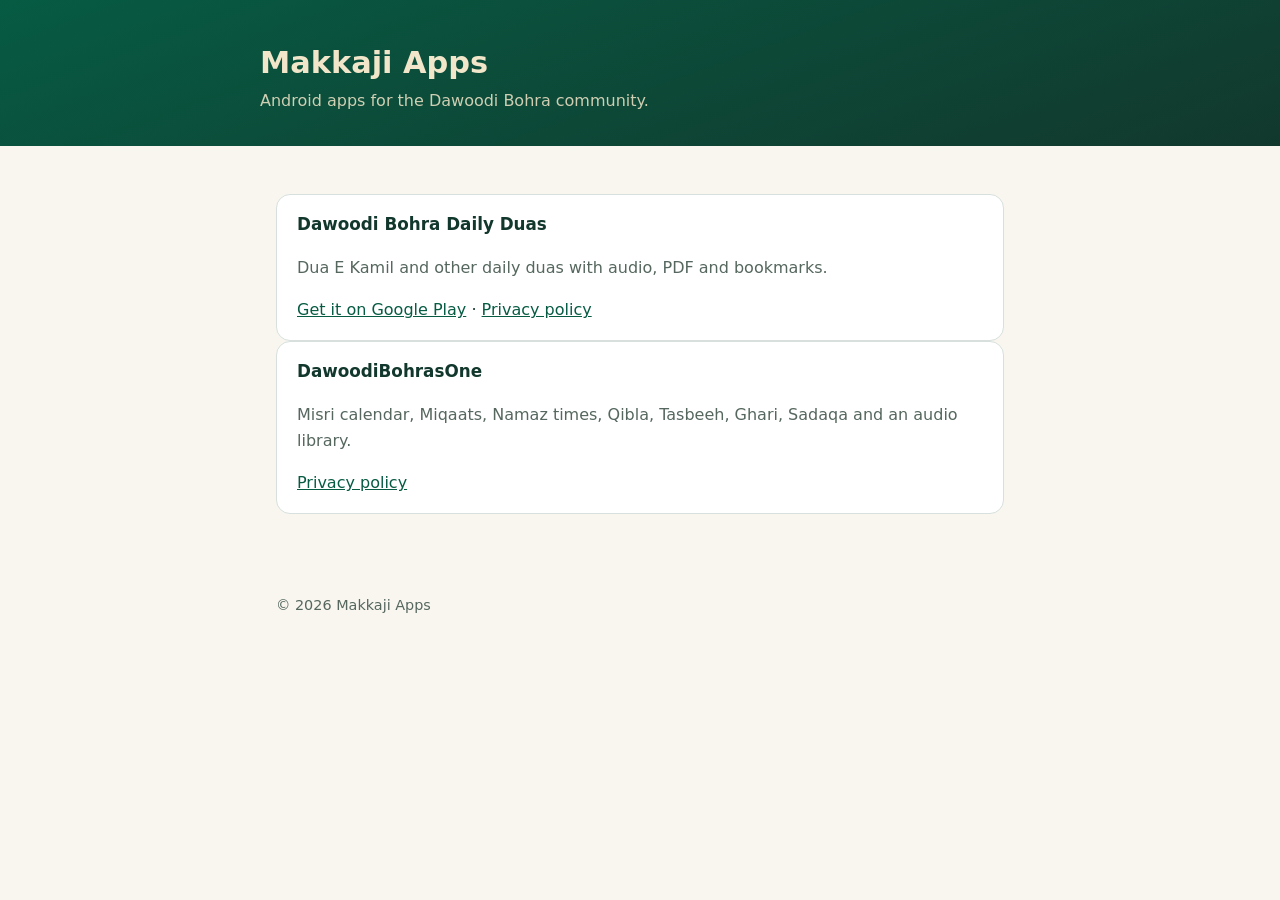
<file: index.html>
<!doctype html>
<html lang="en">
<head>
  <meta charset="utf-8">
  <meta name="viewport" content="width=device-width, initial-scale=1">
  <title>Makkaji Apps</title>
  <meta name="description" content="Android apps for the Dawoodi Bohra community by Makkaji Apps.">
  <link rel="stylesheet" href="assets/style.css">
</head>
<body>
  <header>
    <div class="wrap">
      <h1>Makkaji Apps</h1>
      <p>Android apps for the Dawoodi Bohra community.</p>
    </div>
  </header>

  <main>
    <ul class="apps">
      <li class="card">
        <h3>Dawoodi Bohra Daily Duas</h3>
        <p class="muted">Dua E Kamil and other daily duas with audio, PDF and bookmarks.</p>
        <a href="https://play.google.com/store/apps/details?id=com.makkaji.dua_e_kamil">Get it on Google Play</a>
        · <a href="dua-e-kamil/privacy-policy/">Privacy policy</a>
      </li>
      <li class="card">
        <h3>DawoodiBohrasOne</h3>
        <p class="muted">Misri calendar, Miqaats, Namaz times, Qibla, Tasbeeh, Ghari, Sadaqa and an audio library.</p>
        <a href="dawoodibohrasone/privacy-policy/">Privacy policy</a>
      </li>
    </ul>
  </main>

  <footer>© 2026 Makkaji Apps</footer>
</body>
</html>
</file>
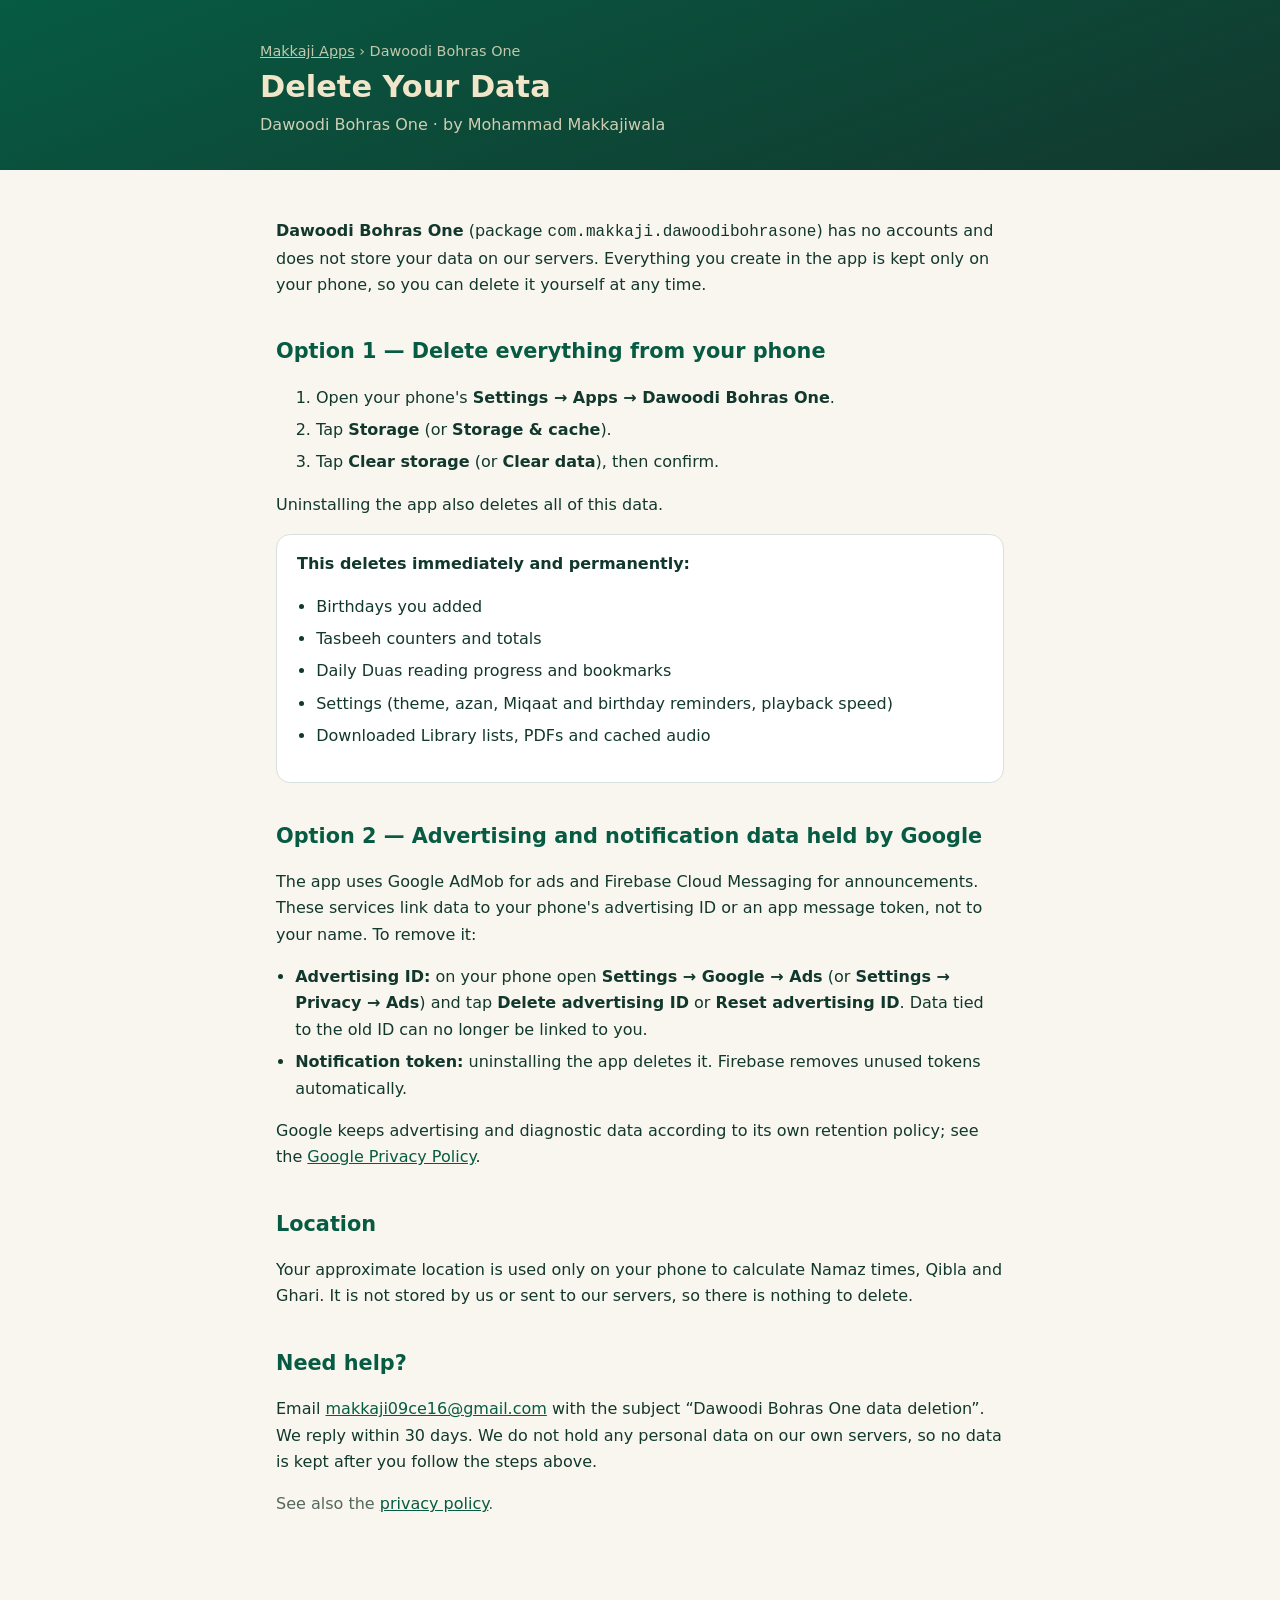
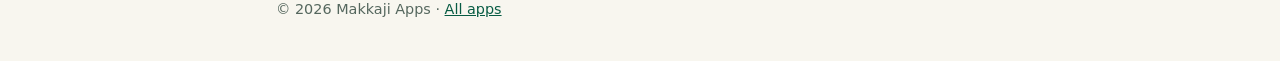
<file: dawoodibohrasone/delete-data/index.html>
<!doctype html>
<html lang="en">
<head>
  <meta charset="utf-8">
  <meta name="viewport" content="width=device-width, initial-scale=1">
  <title>Delete Your Data – Dawoodi Bohras One</title>
  <meta name="description" content="How to delete your data from the Dawoodi Bohras One Android app.">
  <link rel="stylesheet" href="../../assets/style.css">
</head>
<body>
  <header>
    <div class="wrap">
      <div class="crumb"><a href="../../">Makkaji Apps</a> › Dawoodi Bohras One</div>
      <h1>Delete Your Data</h1>
      <p>Dawoodi Bohras One · by Mohammad Makkajiwala</p>
    </div>
  </header>

  <main>
    <p>
      <strong>Dawoodi Bohras One</strong> (package <code>com.makkaji.dawoodibohrasone</code>) has no accounts
      and does not store your data on our servers. Everything you create in the app is kept only on your phone,
      so you can delete it yourself at any time.
    </p>

    <h2>Option 1 — Delete everything from your phone</h2>
    <ol>
      <li>Open your phone's <strong>Settings → Apps → Dawoodi Bohras One</strong>.</li>
      <li>Tap <strong>Storage</strong> (or <strong>Storage &amp; cache</strong>).</li>
      <li>Tap <strong>Clear storage</strong> (or <strong>Clear data</strong>), then confirm.</li>
    </ol>
    <p>Uninstalling the app also deletes all of this data.</p>

    <div class="card">
      <strong>This deletes immediately and permanently:</strong>
      <ul>
        <li>Birthdays you added</li>
        <li>Tasbeeh counters and totals</li>
        <li>Daily Duas reading progress and bookmarks</li>
        <li>Settings (theme, azan, Miqaat and birthday reminders, playback speed)</li>
        <li>Downloaded Library lists, PDFs and cached audio</li>
      </ul>
    </div>

    <h2>Option 2 — Advertising and notification data held by Google</h2>
    <p>
      The app uses Google AdMob for ads and Firebase Cloud Messaging for announcements. These services link data
      to your phone's advertising ID or an app message token, not to your name. To remove it:
    </p>
    <ul>
      <li>
        <strong>Advertising ID:</strong> on your phone open <strong>Settings → Google → Ads</strong> (or
        <strong>Settings → Privacy → Ads</strong>) and tap <strong>Delete advertising ID</strong> or
        <strong>Reset advertising ID</strong>. Data tied to the old ID can no longer be linked to you.
      </li>
      <li>
        <strong>Notification token:</strong> uninstalling the app deletes it. Firebase removes unused tokens
        automatically.
      </li>
    </ul>
    <p>
      Google keeps advertising and diagnostic data according to its own retention policy; see the
      <a href="https://policies.google.com/privacy">Google Privacy Policy</a>.
    </p>

    <h2>Location</h2>
    <p>
      Your approximate location is used only on your phone to calculate Namaz times, Qibla and Ghari. It is not
      stored by us or sent to our servers, so there is nothing to delete.
    </p>

    <h2>Need help?</h2>
    <p>
      Email <a href="mailto:makkaji09ce16@gmail.com?subject=Dawoodi%20Bohras%20One%20data%20deletion">makkaji09ce16@gmail.com</a>
      with the subject “Dawoodi Bohras One data deletion”. We reply within 30 days. We do not hold any personal
      data on our own servers, so no data is kept after you follow the steps above.
    </p>
    <p class="muted">See also the <a href="../privacy-policy/">privacy policy</a>.</p>
  </main>

  <footer>© 2026 Makkaji Apps · <a href="../../">All apps</a></footer>
</body>
</html>
</file>
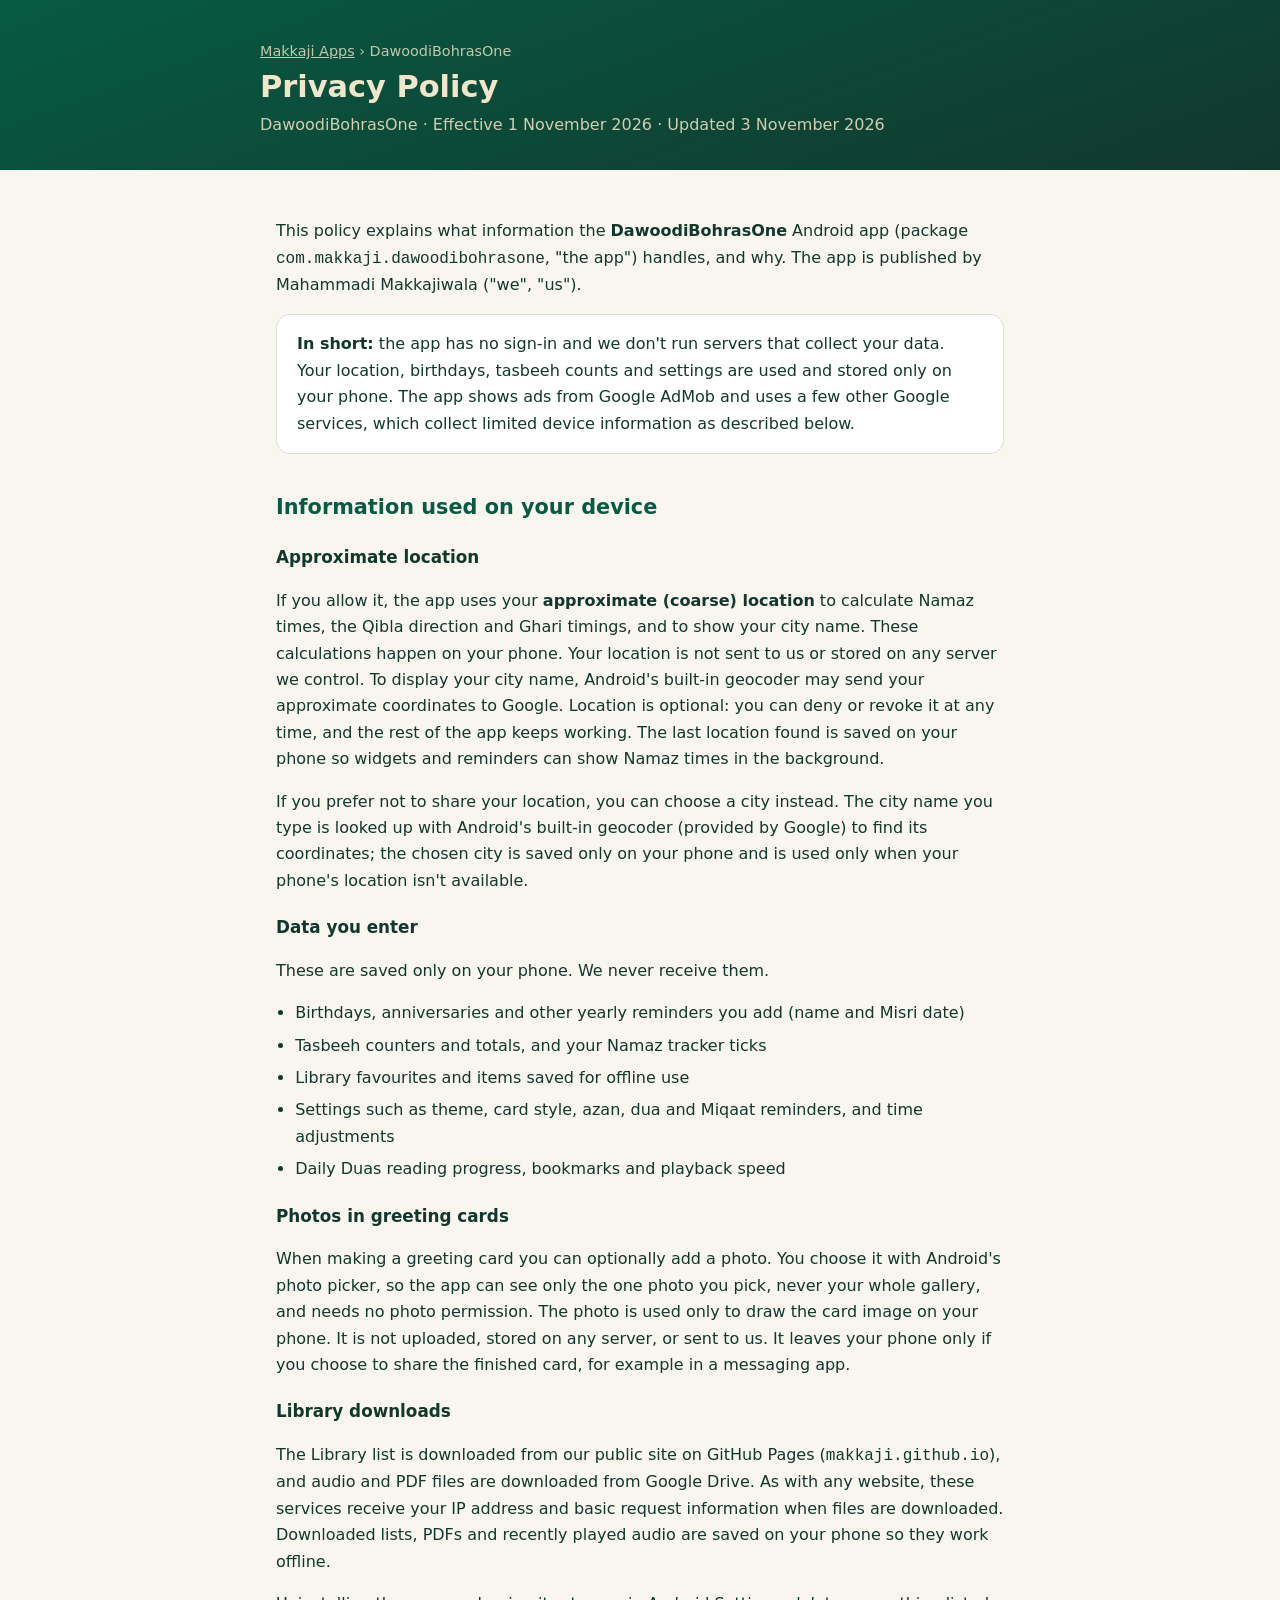
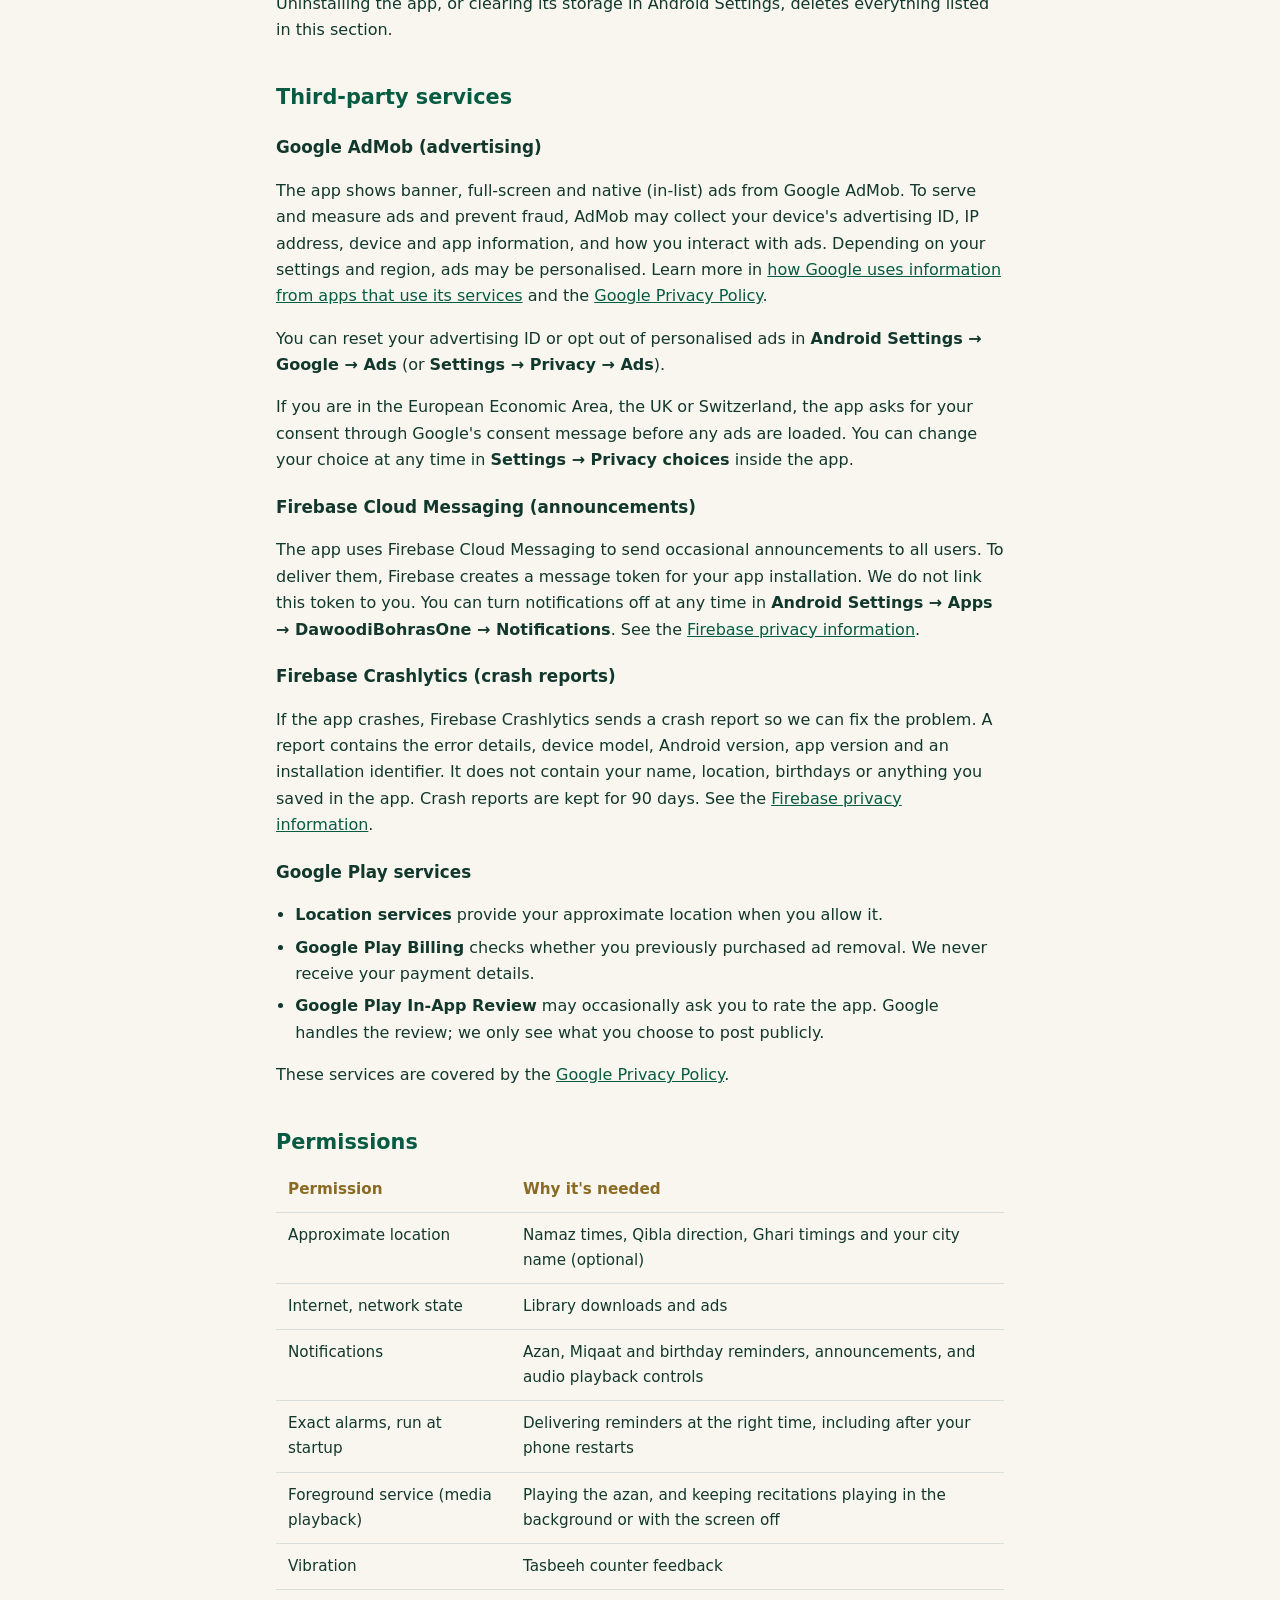
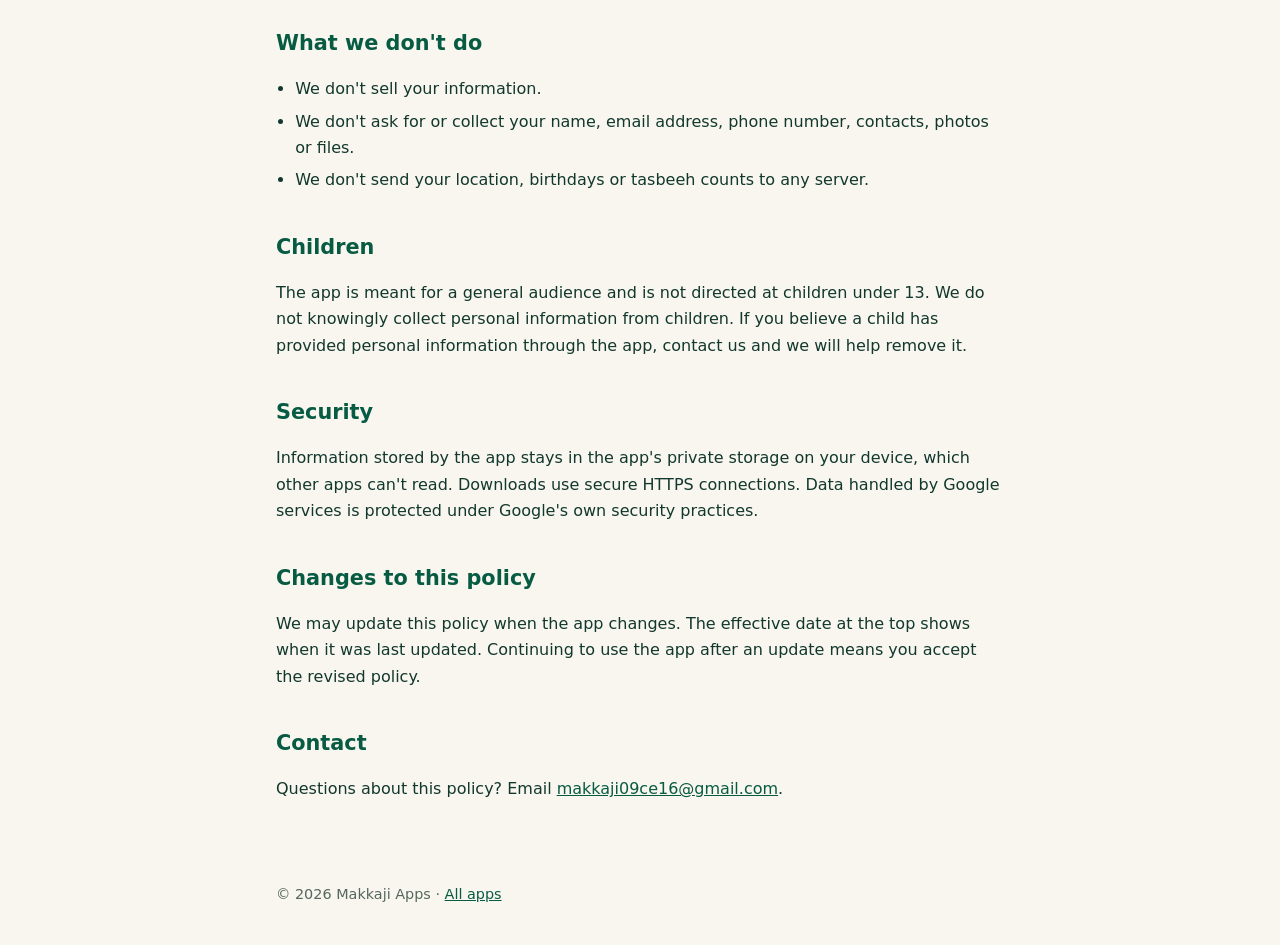
<file: dawoodibohrasone/privacy-policy/index.html>
<!doctype html>
<html lang="en">
<head>
  <meta charset="utf-8">
  <meta name="viewport" content="width=device-width, initial-scale=1">
  <title>Privacy Policy – DawoodiBohrasOne</title>
  <meta name="description" content="Privacy policy for the DawoodiBohrasOne Android app.">
  <link rel="stylesheet" href="../../assets/style.css">
</head>
<body>
  <header>
    <div class="wrap">
      <div class="crumb"><a href="../../">Makkaji Apps</a> › DawoodiBohrasOne</div>
      <h1>Privacy Policy</h1>
      <p>DawoodiBohrasOne · Effective 1 November 2026 · Updated 3 November 2026</p>
    </div>
  </header>

  <main>
    <p>
      This policy explains what information the <strong>DawoodiBohrasOne</strong> Android app
      (package <code>com.makkaji.dawoodibohrasone</code>, "the app") handles, and why. The app is
      published by Mahammadi Makkajiwala ("we", "us").
    </p>

    <div class="card">
      <strong>In short:</strong> the app has no sign-in and we don't run servers that collect your data.
      Your location, birthdays, tasbeeh counts and settings are used and stored only on your phone.
      The app shows ads from Google AdMob and uses a few other Google services, which collect limited
      device information as described below.
    </div>

    <h2>Information used on your device</h2>

    <h3>Approximate location</h3>
    <p>
      If you allow it, the app uses your <strong>approximate (coarse) location</strong> to calculate Namaz
      times, the Qibla direction and Ghari timings, and to show your city name. These calculations happen
      on your phone. Your location is not sent to us or stored on any server we control. To display your
      city name, Android's built-in geocoder may send your approximate coordinates to Google. Location is
      optional: you can deny or revoke it at any time, and the rest of the app keeps working. The last
      location found is saved on your phone so widgets and reminders can show Namaz times in the background.
    </p>
    <p>
      If you prefer not to share your location, you can choose a city instead. The city name you type is
      looked up with Android's built-in geocoder (provided by Google) to find its coordinates; the chosen
      city is saved only on your phone and is used only when your phone's location isn't available.
    </p>

    <h3>Data you enter</h3>
    <p>These are saved only on your phone. We never receive them.</p>
    <ul>
      <li>Birthdays, anniversaries and other yearly reminders you add (name and Misri date)</li>
      <li>Tasbeeh counters and totals, and your Namaz tracker ticks</li>
      <li>Library favourites and items saved for offline use</li>
      <li>Settings such as theme, card style, azan, dua and Miqaat reminders, and time adjustments</li>
      <li>Daily Duas reading progress, bookmarks and playback speed</li>
    </ul>

    <h3>Photos in greeting cards</h3>
    <p>
      When making a greeting card you can optionally add a photo. You choose it with Android's photo
      picker, so the app can see only the one photo you pick, never your whole gallery, and needs no photo
      permission. The photo is used only to draw the card image on your phone. It is not uploaded, stored on
      any server, or sent to us. It leaves your phone only if you choose to share the finished card, for
      example in a messaging app.
    </p>

    <h3>Library downloads</h3>
    <p>
      The Library list is downloaded from our public site on GitHub Pages
      (<code>makkaji.github.io</code>), and audio and PDF files are downloaded from Google Drive. As with
      any website, these services receive your IP address and basic request information when files are
      downloaded. Downloaded lists, PDFs and recently played audio are saved on your phone so they work
      offline.
    </p>

    <p>
      Uninstalling the app, or clearing its storage in Android Settings, deletes everything listed in this
      section.
    </p>

    <h2>Third-party services</h2>

    <h3>Google AdMob (advertising)</h3>
    <p>
      The app shows banner, full-screen and native (in-list) ads from Google AdMob. To serve and measure ads and prevent
      fraud, AdMob may collect your device's advertising ID, IP address, device and app information, and
      how you interact with ads. Depending on your settings and region, ads may be personalised. Learn more
      in <a href="https://policies.google.com/technologies/ads">how Google uses information from apps that use its services</a>
      and the <a href="https://policies.google.com/privacy">Google Privacy Policy</a>.
    </p>
    <p>
      You can reset your advertising ID or opt out of personalised ads in
      <strong>Android Settings → Google → Ads</strong> (or <strong>Settings → Privacy → Ads</strong>).
    </p>
    <p>
      If you are in the European Economic Area, the UK or Switzerland, the app asks for your consent
      through Google's consent message before any ads are loaded. You can change your choice at any time in
      <strong>Settings → Privacy choices</strong> inside the app.
    </p>

    <h3>Firebase Cloud Messaging (announcements)</h3>
    <p>
      The app uses Firebase Cloud Messaging to send occasional announcements to all users. To deliver
      them, Firebase creates a message token for your app installation. We do not link this token to
      you. You can turn notifications off at any time in
      <strong>Android Settings → Apps → DawoodiBohrasOne → Notifications</strong>. See the
      <a href="https://firebase.google.com/support/privacy">Firebase privacy information</a>.
    </p>

    <h3>Firebase Crashlytics (crash reports)</h3>
    <p>
      If the app crashes, Firebase Crashlytics sends a crash report so we can fix the problem. A report
      contains the error details, device model, Android version, app version and an installation
      identifier. It does not contain your name, location, birthdays or anything you saved in the app.
      Crash reports are kept for 90 days. See the
      <a href="https://firebase.google.com/support/privacy">Firebase privacy information</a>.
    </p>

    <h3>Google Play services</h3>
    <ul>
      <li><strong>Location services</strong> provide your approximate location when you allow it.</li>
      <li><strong>Google Play Billing</strong> checks whether you previously purchased ad removal. We never receive your payment details.</li>
      <li><strong>Google Play In-App Review</strong> may occasionally ask you to rate the app. Google handles the review; we only see what you choose to post publicly.</li>
    </ul>
    <p>These services are covered by the <a href="https://policies.google.com/privacy">Google Privacy Policy</a>.</p>

    <h2>Permissions</h2>
    <div class="table-wrap">
      <table>
        <tr><th>Permission</th><th>Why it's needed</th></tr>
        <tr><td>Approximate location</td><td>Namaz times, Qibla direction, Ghari timings and your city name (optional)</td></tr>
        <tr><td>Internet, network state</td><td>Library downloads and ads</td></tr>
        <tr><td>Notifications</td><td>Azan, Miqaat and birthday reminders, announcements, and audio playback controls</td></tr>
        <tr><td>Exact alarms, run at startup</td><td>Delivering reminders at the right time, including after your phone restarts</td></tr>
        <tr><td>Foreground service (media playback)</td><td>Playing the azan, and keeping recitations playing in the background or with the screen off</td></tr>
        <tr><td>Vibration</td><td>Tasbeeh counter feedback</td></tr>
      </table>
    </div>

    <h2>What we don't do</h2>
    <ul>
      <li>We don't sell your information.</li>
      <li>We don't ask for or collect your name, email address, phone number, contacts, photos or files.</li>
      <li>We don't send your location, birthdays or tasbeeh counts to any server.</li>
    </ul>

    <h2>Children</h2>
    <p>
      The app is meant for a general audience and is not directed at children under 13. We do not
      knowingly collect personal information from children. If you believe a child has provided
      personal information through the app, contact us and we will help remove it.
    </p>

    <h2>Security</h2>
    <p>
      Information stored by the app stays in the app's private storage on your device, which other apps
      can't read. Downloads use secure HTTPS connections. Data handled by Google services is protected
      under Google's own security practices.
    </p>

    <h2>Changes to this policy</h2>
    <p>
      We may update this policy when the app changes. The effective date at the top shows when it was
      last updated. Continuing to use the app after an update means you accept the revised policy.
    </p>

    <h2>Contact</h2>
    <p>
      Questions about this policy? Email <a href="mailto:makkaji09ce16@gmail.com">makkaji09ce16@gmail.com</a>.
    </p>
  </main>

  <footer>© 2026 Makkaji Apps · <a href="../../">All apps</a></footer>
</body>
</html>
</file>
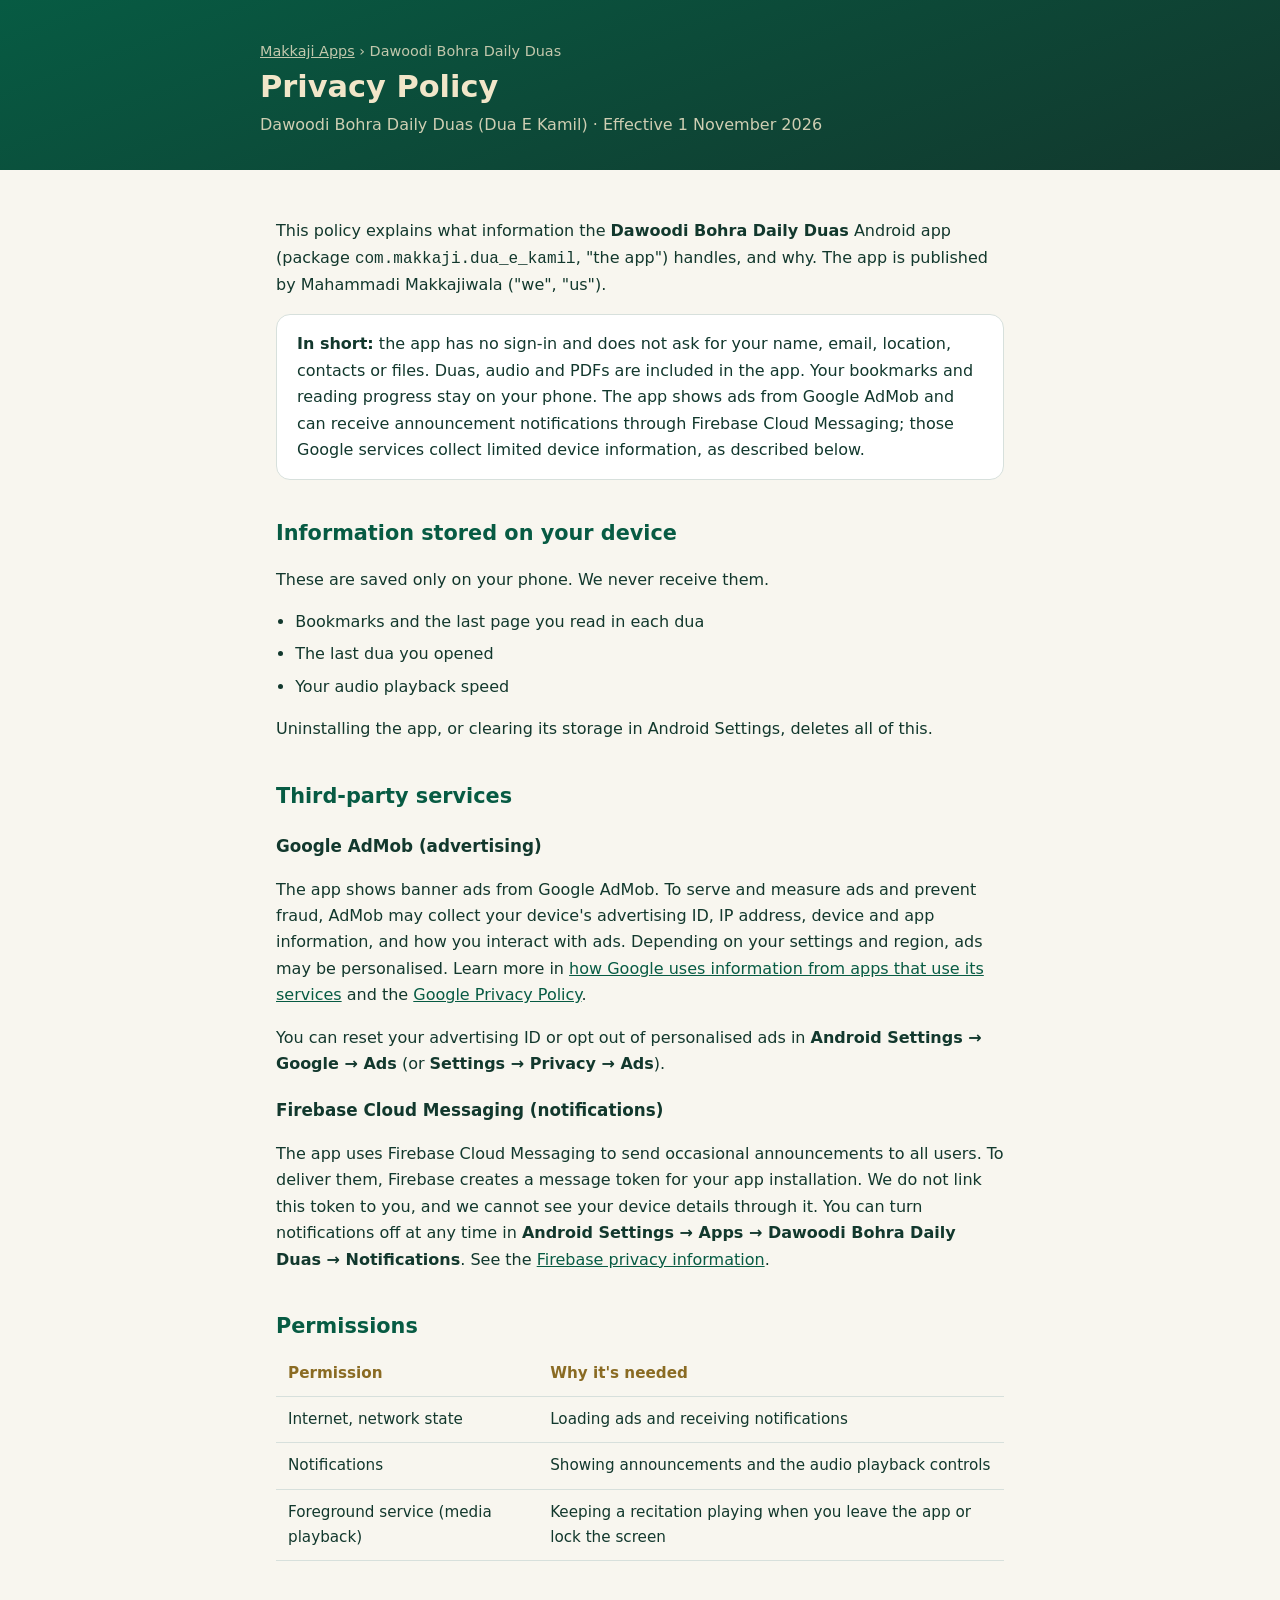
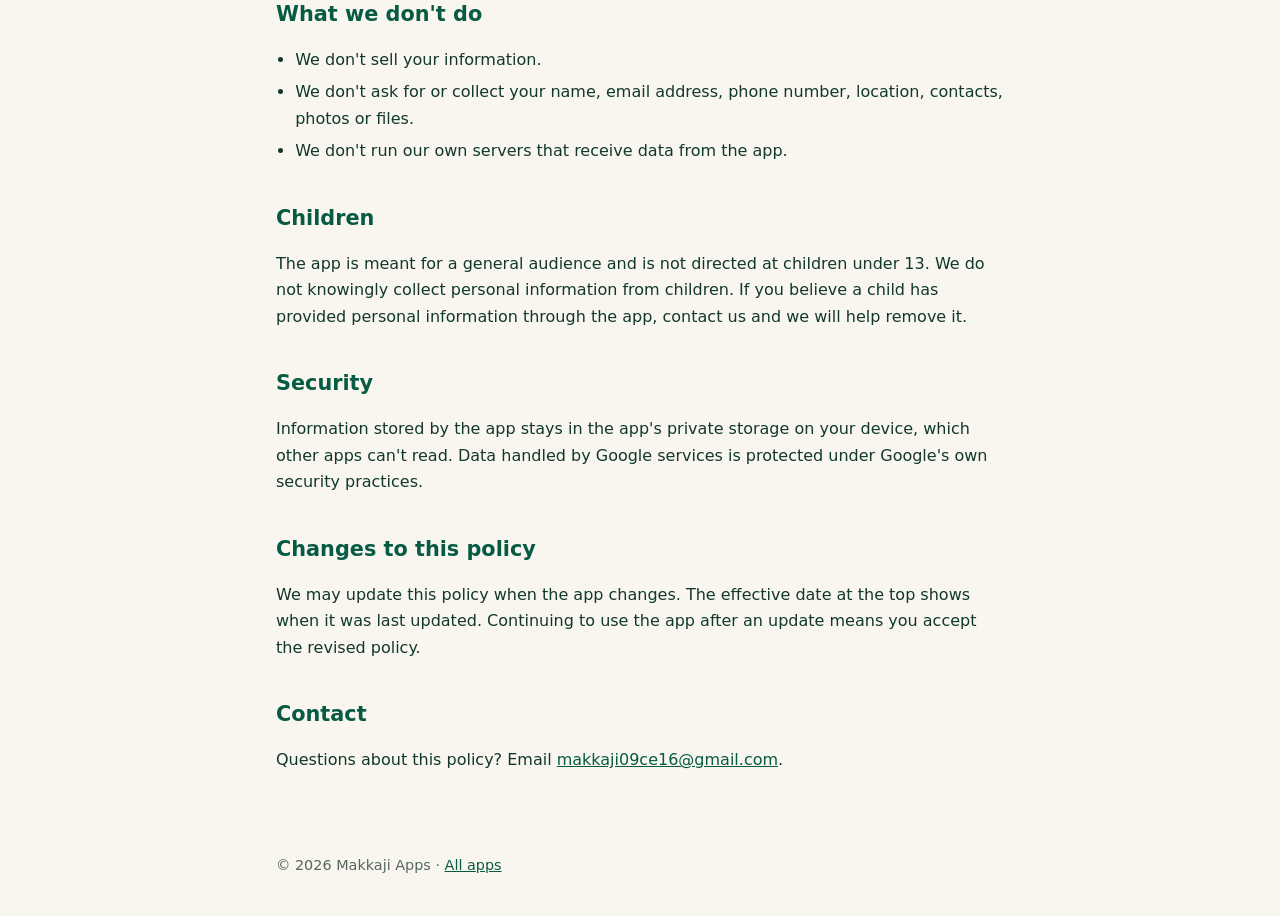
<file: dua-e-kamil/privacy-policy/index.html>
<!doctype html>
<html lang="en">
<head>
  <meta charset="utf-8">
  <meta name="viewport" content="width=device-width, initial-scale=1">
  <title>Privacy Policy – Dawoodi Bohra Daily Duas</title>
  <meta name="description" content="Privacy policy for the Dawoodi Bohra Daily Duas (Dua E Kamil) Android app.">
  <link rel="stylesheet" href="../../assets/style.css">
</head>
<body>
  <header>
    <div class="wrap">
      <div class="crumb"><a href="../../">Makkaji Apps</a> › Dawoodi Bohra Daily Duas</div>
      <h1>Privacy Policy</h1>
      <p>Dawoodi Bohra Daily Duas (Dua E Kamil) · Effective 1 November 2026</p>
    </div>
  </header>

  <main>
    <p>
      This policy explains what information the <strong>Dawoodi Bohra Daily Duas</strong> Android app
      (package <code>com.makkaji.dua_e_kamil</code>, "the app") handles, and why. The app is published by
      Mahammadi Makkajiwala ("we", "us").
    </p>

    <div class="card">
      <strong>In short:</strong> the app has no sign-in and does not ask for your name, email, location,
      contacts or files. Duas, audio and PDFs are included in the app. Your bookmarks and reading
      progress stay on your phone. The app shows ads from Google AdMob and can receive announcement
      notifications through Firebase Cloud Messaging; those Google services collect limited device
      information, as described below.
    </div>

    <h2>Information stored on your device</h2>
    <p>These are saved only on your phone. We never receive them.</p>
    <ul>
      <li>Bookmarks and the last page you read in each dua</li>
      <li>The last dua you opened</li>
      <li>Your audio playback speed</li>
    </ul>
    <p>
      Uninstalling the app, or clearing its storage in Android Settings, deletes all of this.
    </p>

    <h2>Third-party services</h2>

    <h3>Google AdMob (advertising)</h3>
    <p>
      The app shows banner ads from Google AdMob. To serve and measure ads and prevent fraud, AdMob may
      collect your device's advertising ID, IP address, device and app information, and how you interact
      with ads. Depending on your settings and region, ads may be personalised. Learn more in
      <a href="https://policies.google.com/technologies/ads">how Google uses information from apps that use its services</a>
      and the <a href="https://policies.google.com/privacy">Google Privacy Policy</a>.
    </p>
    <p>
      You can reset your advertising ID or opt out of personalised ads in
      <strong>Android Settings → Google → Ads</strong> (or <strong>Settings → Privacy → Ads</strong>).
    </p>

    <h3>Firebase Cloud Messaging (notifications)</h3>
    <p>
      The app uses Firebase Cloud Messaging to send occasional announcements to all users. To deliver
      them, Firebase creates a message token for your app installation. We do not link this token to
      you, and we cannot see your device details through it. You can turn notifications off at any time
      in <strong>Android Settings → Apps → Dawoodi Bohra Daily Duas → Notifications</strong>. See the
      <a href="https://firebase.google.com/support/privacy">Firebase privacy information</a>.
    </p>

    <h2>Permissions</h2>
    <div class="table-wrap">
      <table>
        <tr><th>Permission</th><th>Why it's needed</th></tr>
        <tr><td>Internet, network state</td><td>Loading ads and receiving notifications</td></tr>
        <tr><td>Notifications</td><td>Showing announcements and the audio playback controls</td></tr>
        <tr><td>Foreground service (media playback)</td><td>Keeping a recitation playing when you leave the app or lock the screen</td></tr>
      </table>
    </div>

    <h2>What we don't do</h2>
    <ul>
      <li>We don't sell your information.</li>
      <li>We don't ask for or collect your name, email address, phone number, location, contacts, photos or files.</li>
      <li>We don't run our own servers that receive data from the app.</li>
    </ul>

    <h2>Children</h2>
    <p>
      The app is meant for a general audience and is not directed at children under 13. We do not
      knowingly collect personal information from children. If you believe a child has provided
      personal information through the app, contact us and we will help remove it.
    </p>

    <h2>Security</h2>
    <p>
      Information stored by the app stays in the app's private storage on your device, which other apps
      can't read. Data handled by Google services is protected under Google's own security practices.
    </p>

    <h2>Changes to this policy</h2>
    <p>
      We may update this policy when the app changes. The effective date at the top shows when it was
      last updated. Continuing to use the app after an update means you accept the revised policy.
    </p>

    <h2>Contact</h2>
    <p>
      Questions about this policy? Email <a href="mailto:makkaji09ce16@gmail.com">makkaji09ce16@gmail.com</a>.
    </p>
  </main>

  <footer>© 2026 Makkaji Apps · <a href="../../">All apps</a></footer>
</body>
</html>
</file>
<file: assets/style.css>
:root {
  --bg: #f8f6ef;
  --surface: #ffffff;
  --text: #12382d;
  --muted: #55675e;
  --border: #d7e0dc;
  --accent: #075b43;
  --gold: #8a6b23;
}
@media (prefers-color-scheme: dark) {
  :root:not([data-theme="light"]) {
    --bg: #101a16;
    --surface: #192720;
    --text: #f3f5f1;
    --muted: #b7c7be;
    --border: #3a4b43;
    --accent: #69c5a0;
    --gold: #e0be70;
  }
}
* { box-sizing: border-box; }
body {
  margin: 0;
  background: var(--bg);
  color: var(--text);
  font: 16px/1.65 system-ui, -apple-system, "Segoe UI", Roboto, sans-serif;
}
header {
  background: linear-gradient(160deg, #075b43, #12382d);
  color: #f1e6c9;
  padding: 40px 16px 32px;
}
header .wrap, main { max-width: 760px; margin: 0 auto; }
header a { color: #f1e6c9; }
header h1 { margin: 4px 0 6px; font-size: 1.9rem; line-height: 1.25; }
header p { margin: 0; color: #f1e6c9; opacity: 0.85; }
.crumb { font-size: 0.9rem; opacity: 0.8; }
main { padding: 32px 16px 64px; }
h2 { margin: 36px 0 8px; font-size: 1.3rem; color: var(--accent); }
h3 { margin: 20px 0 4px; font-size: 1.05rem; }
p, li { color: var(--text); }
.muted { color: var(--muted); }
a { color: var(--accent); }
ul { padding-left: 1.2rem; }
li { margin: 6px 0; }
.card {
  background: var(--surface);
  border: 1px solid var(--border);
  border-radius: 14px;
  padding: 16px 20px;
  margin: 16px 0;
}
.table-wrap { overflow-x: auto; }
table { width: 100%; border-collapse: collapse; font-size: 0.95rem; }
th, td { text-align: left; padding: 10px 12px; border-bottom: 1px solid var(--border); vertical-align: top; }
th { color: var(--gold); font-weight: 600; }
footer { max-width: 760px; margin: 0 auto; padding: 0 16px 40px; font-size: 0.9rem; color: var(--muted); }
.apps { list-style: none; padding: 0; }
.apps li { margin: 0; }
.apps .card h3 { margin-top: 0; }
</file>
